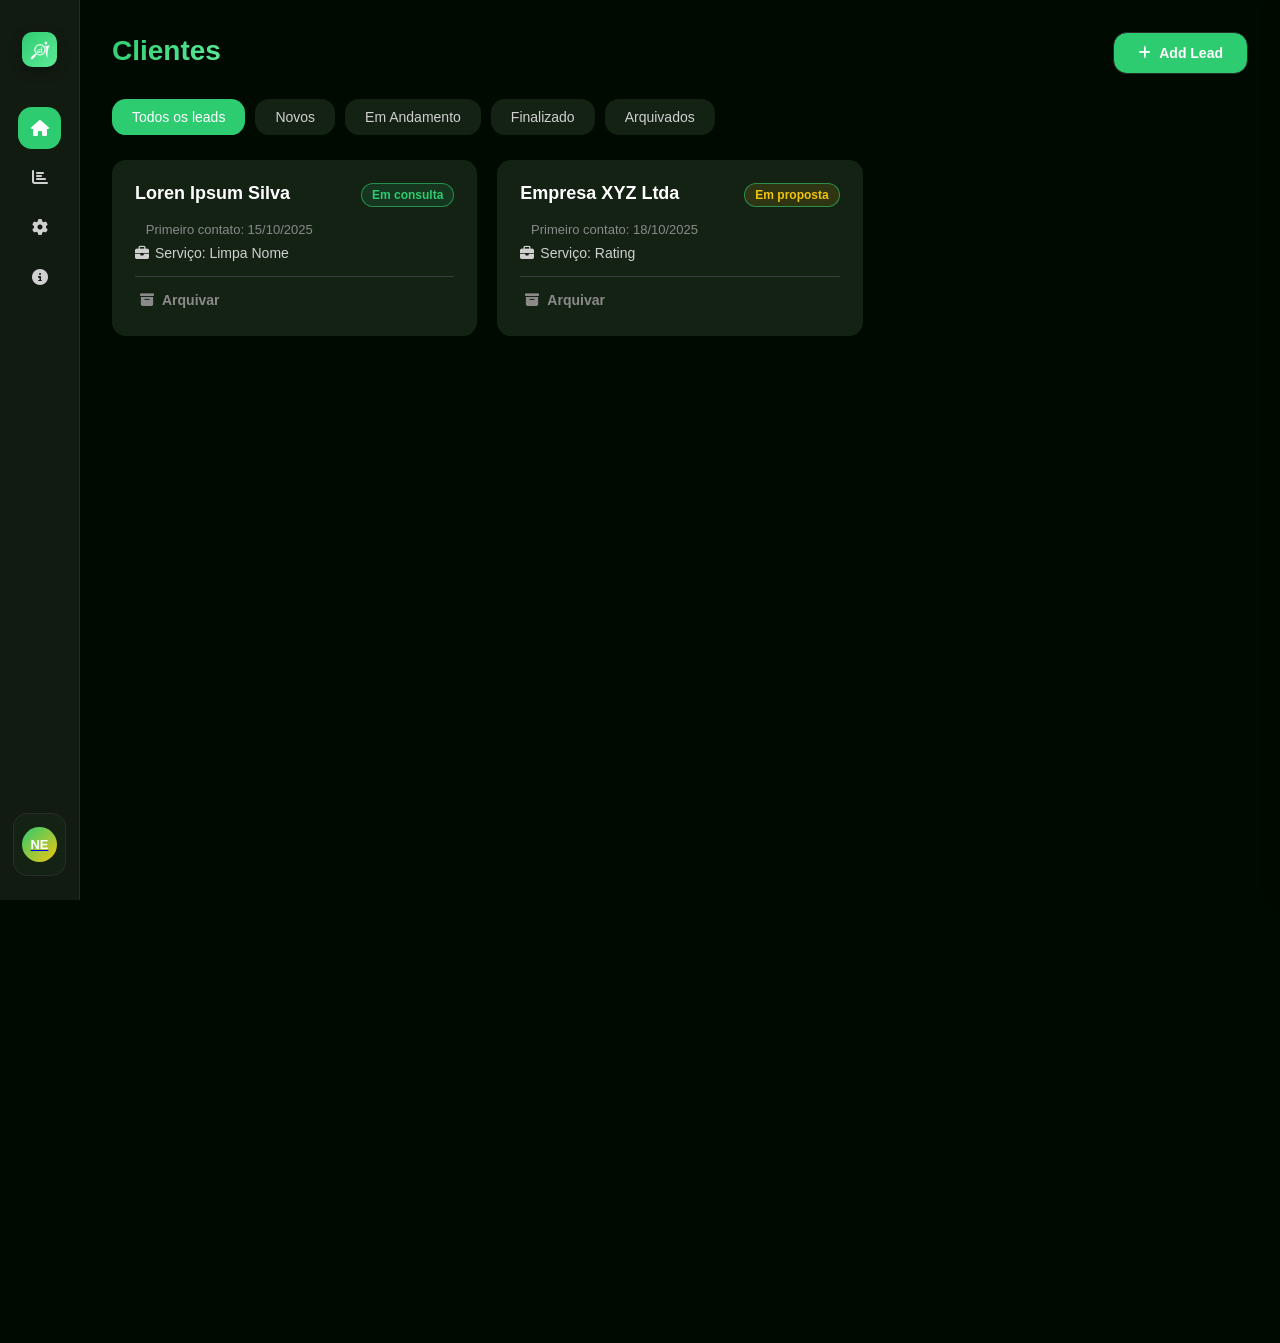
<file: web/index.html>
<!DOCTYPE html>
<html lang="pt-BR">
    <head>
        <meta charset="UTF-8">
        <meta name="viewport" content="width=device-width, initial-scale=1.0">
        <meta http-equiv="refresh" content="0; url=./frontend/public/pages/home.html">
        <title>ConsultaRe</title>
        <link rel="icon" href="../assets/icon.png" type="image/x-icon">
    </head>
    <body>
        <p>Se não redirecionar automaticamente, <a href="./frontend/public/pages/home.html">clique aqui</a>.</p>
    </body>
</html>
</file>
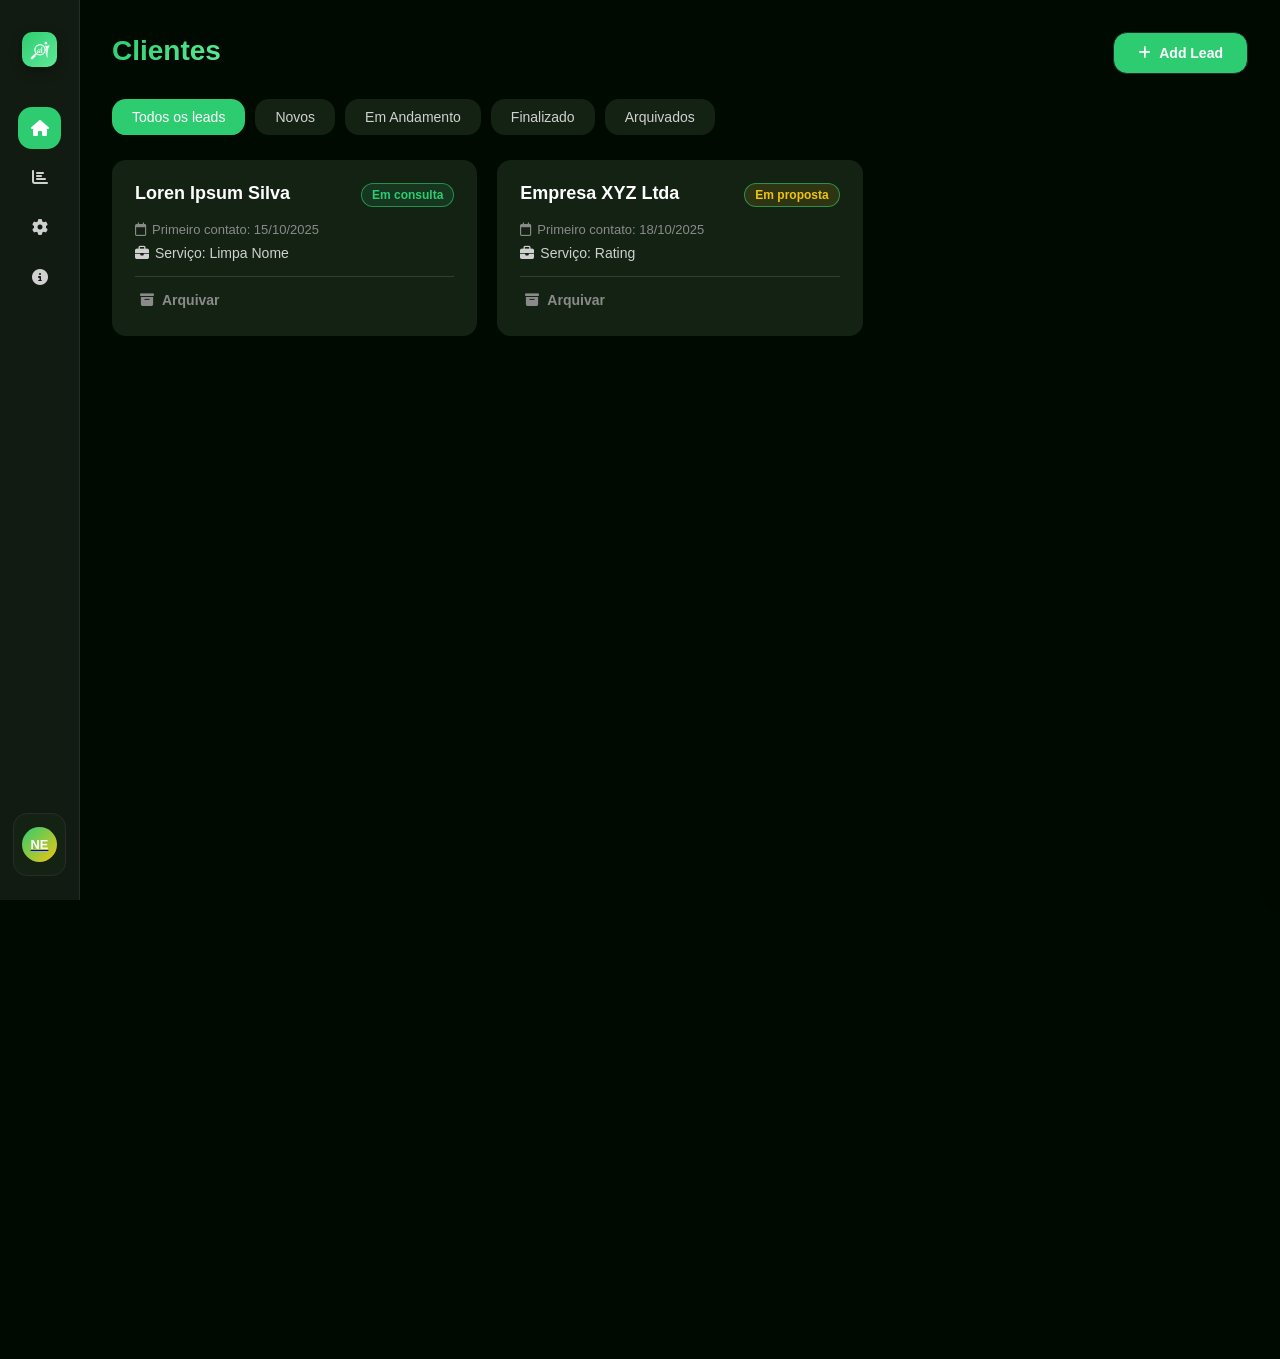
<file: web/frontend/index.html>
<!DOCTYPE html>
<html lang="pt-BR">
    <head>
        <meta charset="UTF-8">
        <meta name="viewport" content="width=device-width, initial-scale=1.0">
        <meta http-equiv="refresh" content="0; url=./public/pages/home.html">
        <title>ConsulTrack</title>
    </head>
    <body>
        <p>Se não redirecionar automaticamente, <a href="./public/pages/home.html">clique aqui</a>.</p>
    </body>
</html>
</file>
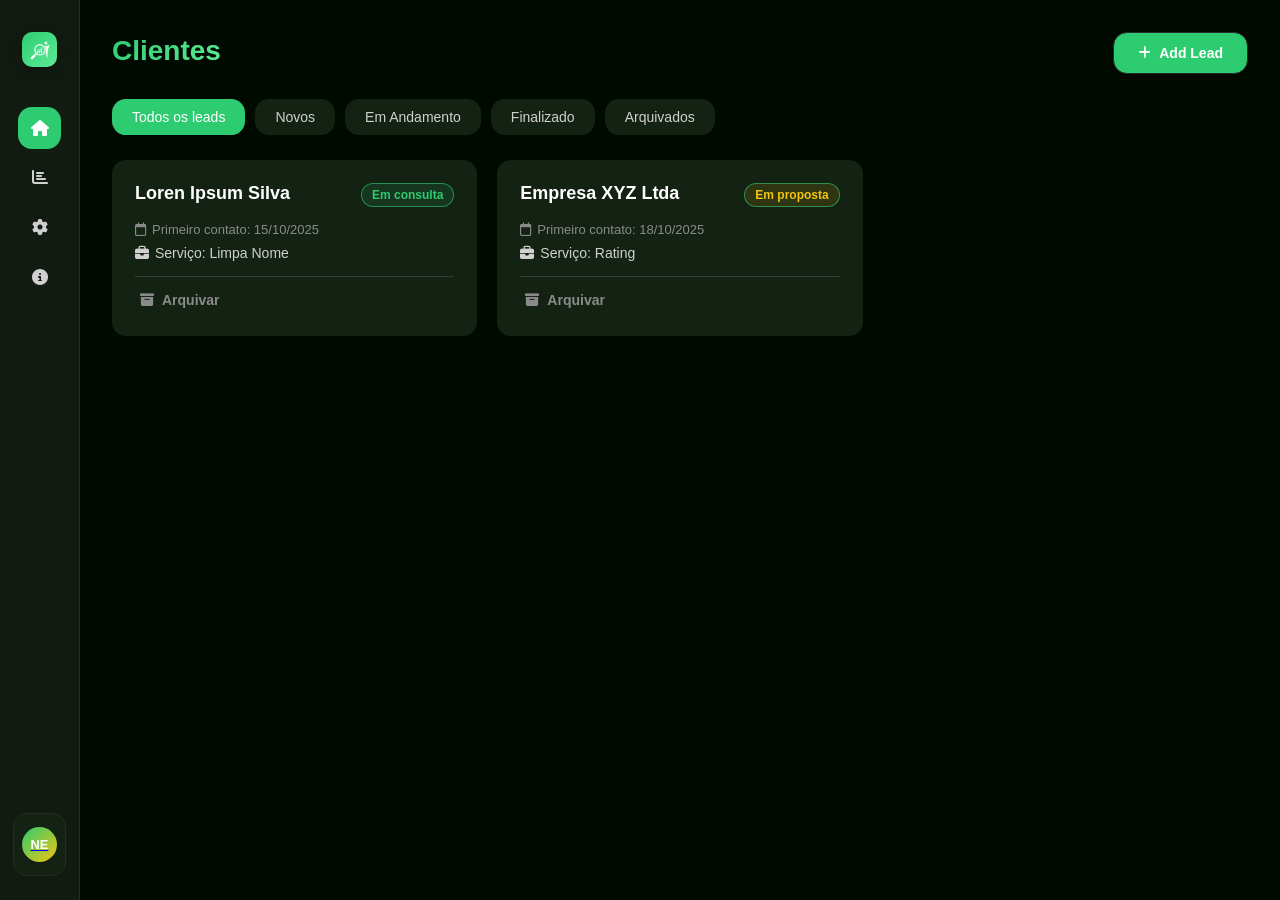
<file: web/frontend/public/index.html>
<!DOCTYPE html>
<html lang="pt-BR">
    <head>
        <meta charset="UTF-8">
        <meta name="viewport" content="width=device-width, initial-scale=1.0">
        <meta http-equiv="refresh" content="0; url=./pages/home.html">
        <title>ConsulTrack</title>
    </head>
    <body>
        <p>Se não redirecionar automaticamente, <a href="./pages/home.html">clique aqui</a>.</p>
    </body>
</html>
</file>
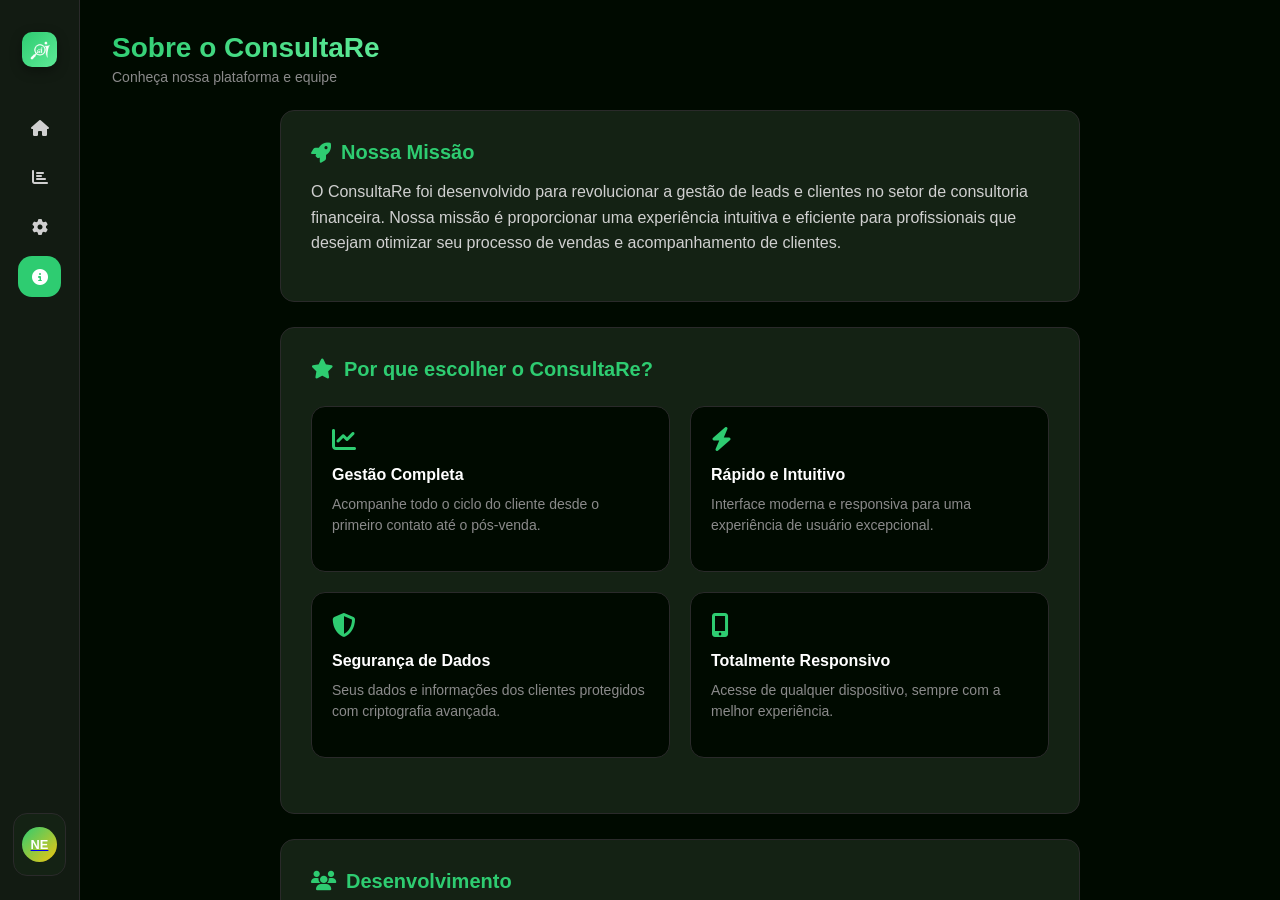
<file: web/frontend/public/pages/about.html>
<!DOCTYPE html>
<html lang="pt-BR">
<head>
    <meta charset="UTF-8">
    <meta name="viewport" content="width=device-width, initial-scale=1.0">
    <title>Sobre - ConsultaRe</title>
    <link rel="icon" href="../assets/icon.png" type="image/x-icon">
    <link rel="stylesheet" href="https://cdnjs.cloudflare.com/ajax/libs/font-awesome/6.4.0/css/all.min.css">
    <link rel="stylesheet" href="../../src/styles/base/layout.css">
    <link rel="stylesheet" href="../../src/styles/base/reset.css">
    <link rel="stylesheet" href="../../src/styles/base/variables.css">
    <link rel="stylesheet" href="../../src/styles/components/button.css">
    <link rel="stylesheet" href="../../src/styles/components/cards.css">
    <link rel="stylesheet" href="../../src/styles/components/header.css">
    <link rel="stylesheet" href="../../src/styles/components/logo.css">
    <link rel="stylesheet" href="../../src/styles/components/modals.css">
    <link rel="stylesheet" href="../../src/styles/components/sidebar.css">
    <link rel="stylesheet" href="../../src/styles/components/toggle-painel.css">
    <link rel="stylesheet" href="../../src/styles/components/utilities.css">
    <link rel="stylesheet" href="../../src/styles/pages/about.css">

</head>
<body>
    <div class="container" id="mainContainer">
        <aside class="sidebar" id="sidebar">
            <div class="logo">
                <div class="logo-icon">
                    <img src="../assets/icon.png" class="icon" alt="ConsultaRe">
                </div>
                <div class="logo-text">
                    <span class="logo-text1">Consulta</span>
                    <span class="logo-text2">Re</span>
                </div>
            </div>
            
            <nav>
                <a href="home.html">
                    <i class="fas fa-home"></i>
                    <span>Home</span>
                </a>
                <a href="analytcs.html">
                    <i class="fas fa-chart-bar"></i>
                    <span>Analytcs</span>
                </a>
                <a href="settings.html">
                    <i class="fas fa-cog"></i>
                    <span>Configurações</span>
                </a>
                <a class="active" href="#">
                    <i class="fas fa-info-circle"></i>
                    <span>Sobre</span>
                </a>
            </nav>
            
            <a href="profile.html">
                <div class="sidebar-profile">
                    <div class="profile-avatar">
                        <span id="sidebarUserInitials"><i class="fas fa-user"></i></span>
                    </div>
                    <div class="profile-info">
                        <div class="profile-name" id="sidebarUserName">Username</div>
                        <div class="profile-role" id="sidebarUserRole">role</div>
                    </div>
                    <button class="profile-menu-btn">
                        <i class="fas fa-ellipsis-v"></i>
                    </button>
                </div>
            </a>
        </aside>

        <main class="content">
            <header>
                <div class="header-left">
                    <h2>Sobre o ConsultaRe</h2>
                    <p>Conheça nossa plataforma e equipe</p>
                </div>
            </header>

            <div class="about-content">
                <div class="about-section">
                    <h3><i class="fas fa-rocket"></i> Nossa Missão</h3>
                    <p>O ConsultaRe foi desenvolvido para revolucionar a gestão de leads e clientes no setor de consultoria financeira. Nossa missão é proporcionar uma experiência intuitiva e eficiente para profissionais que desejam otimizar seu processo de vendas e acompanhamento de clientes.</p>
                </div>

                <div class="about-section">
                    <h3><i class="fas fa-star"></i> Por que escolher o ConsultaRe?</h3>
                    
                    <div class="features-grid">
                        <div class="feature-card">
                            <i class="fas fa-chart-line"></i>
                            <h4>Gestão Completa</h4>
                            <p>Acompanhe todo o ciclo do cliente desde o primeiro contato até o pós-venda.</p>
                        </div>
                        
                        <div class="feature-card">
                            <i class="fas fa-bolt"></i>
                            <h4>Rápido e Intuitivo</h4>
                            <p>Interface moderna e responsiva para uma experiência de usuário excepcional.</p>
                        </div>
                        
                        <div class="feature-card">
                            <i class="fas fa-shield-alt"></i>
                            <h4>Segurança de Dados</h4>
                            <p>Seus dados e informações dos clientes protegidos com criptografia avançada.</p>
                        </div>
                        
                        <div class="feature-card">
                            <i class="fas fa-mobile-alt"></i>
                            <h4>Totalmente Responsivo</h4>
                            <p>Acesse de qualquer dispositivo, sempre com a melhor experiência.</p>
                        </div>
                    </div>
                </div>

                <div class="about-section">
                    <h3><i class="fas fa-users"></i> Desenvolvimento</h3>

                    <div class="team-members">
                        <a href="https://portfolio-snowy-two-20.vercel.app">
                            <div class="team-member">
                                <div class="member-avatar">VL</div>
                                <div class="member-name">Victor Levy</div>
                                <div class="member-role">Full Stack Developer</div>
                                <div class="member-bio">Responsável pelo desenvolvimento e manutenção da plataforma.</div>
                            </div>
                        </a>
                    </div>
                </div>

                <div class="about-section">
                    <h3><i class="fas fa-history"></i>Nossa História</h3>
                    <p>Desenvolvido em 2025, o ConsultaRe nasceu da necessidade de otimizar processos em consultorias financeiras. Observamos que muitos profissionais gastavam tempo excessivo com planilhas e anotações manuais, perdendo oportunidades valiosas de negócio.</p>
                    <p>Desenvolvemos uma solução completa que não apenas organiza informações, mas também fornece insights valiosos para melhorar a taxa de conversão e fidelização de clientes.</p>
                </div>

                <div class="about-section">
                    <h3><i class="fas fa-chart-pie"></i>Sugestão de melhorias</h3>
                    <p>Estamos sempre em busca de aprimorar nossa plataforma. Se você tiver sugestões ou feedbacks, não hesite em nos contatar através do nosso canal de suporte ou e-mail.</p>
                    <form id="suggestionForm">
                        <div class="form-group">
                            <textarea id="suggestion" rows="4" placeholder="Escreva sua sugestão aqui..." required></textarea>
                            <button type="submit" value="Enviar Sugestão" class="btn-primary">
                                Enviar Sugestão
                            </button>
                        </div>
                    </form>
                </div>
            </div>
        </main>
    </div>

    <script type="module" src="../../../frontend/src/main.js"></script>
    <script>
        // Inicialização do sidebar
        const menuToggle = document.getElementById('menuToggle');
        const sidebar = document.getElementById('sidebar');
        const mainContainer = document.getElementById('mainContainer');
        
        let sidebarExpanded = false;

        function toggleSidebar() {
            sidebarExpanded = !sidebarExpanded;
            
            if (sidebarExpanded) {
                sidebar.classList.add('expanded');
                mainContainer.classList.add('sidebar-expanded');
            } else {
                sidebar.classList.remove('expanded');
                mainContainer.classList.remove('sidebar-expanded');
            }
        }

        menuToggle.addEventListener('click', (e) => {
            e.stopPropagation();
            toggleSidebar();
        });

        // Fechar sidebar ao clicar em um link (em dispositivos móveis)
        document.querySelectorAll('.sidebar nav a').forEach(link => {
            link.addEventListener('click', () => {
                if (window.innerWidth <= 768) {
                    sidebar.classList.remove('active');
                }
            });
        });
    </script>
</body>
</html>
</file>
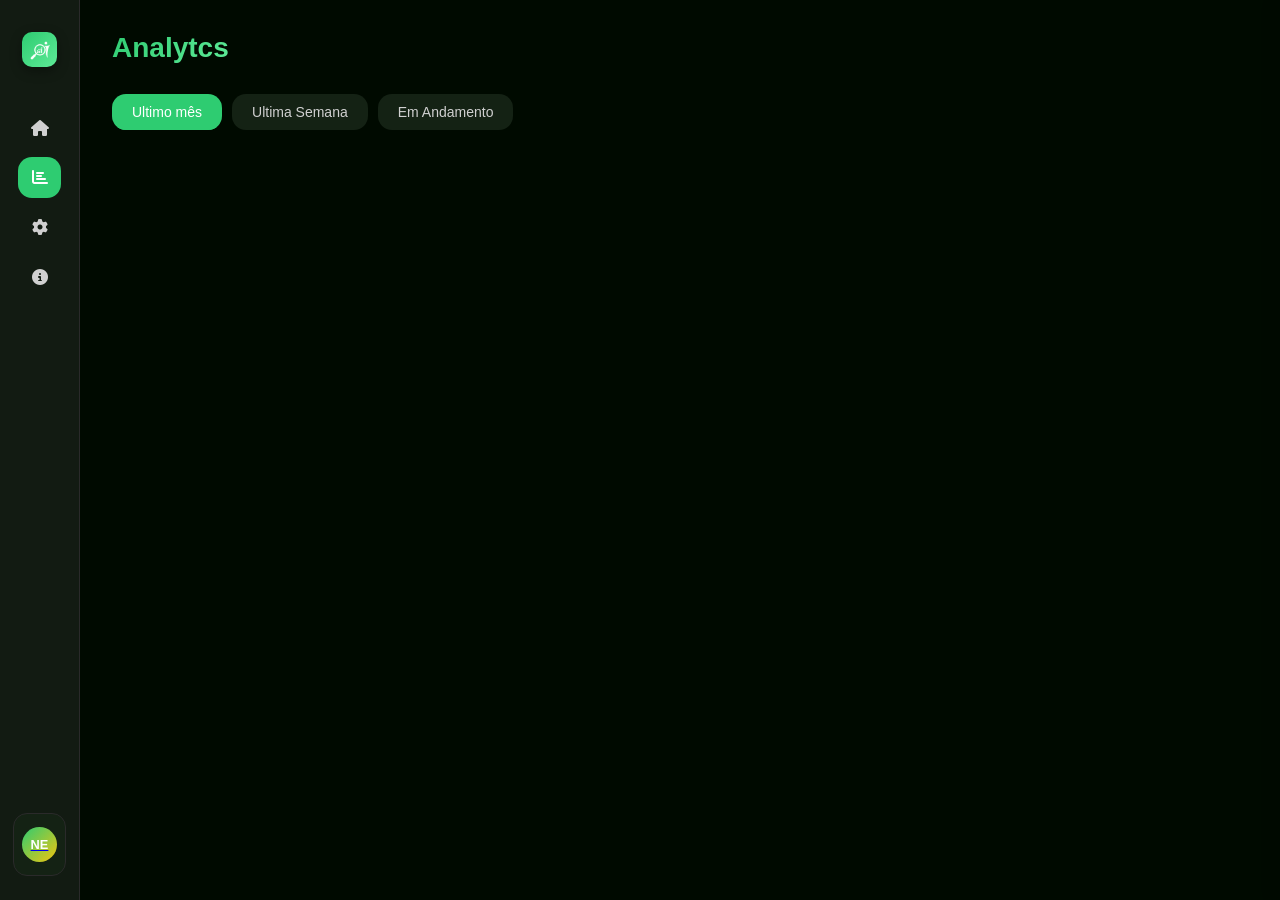
<file: web/frontend/public/pages/analytcs.html>
<!DOCTYPE html>
<html lang="pt-BR">
<head>
    <meta charset="UTF-8">
    <meta name="viewport" content="width=device-width, initial-scale=1.0">
    <title>Analytcs - ConsultaRe</title>
    <link rel="icon" href="../assets/icon.png" type="image/x-icon">
    <link rel="stylesheet" href="https://cdnjs.cloudflare.com/ajax/libs/font-awesome/6.4.0/css/all.min.css">
    <link rel="stylesheet" href="../../src/styles/base/layout.css">
    <link rel="stylesheet" href="../../src/styles/base/reset.css">
    <link rel="stylesheet" href="../../src/styles/base/variables.css">
    <link rel="stylesheet" href="../../src/styles/components/button.css">
    <link rel="stylesheet" href="../../src/styles/components/cards.css">
    <link rel="stylesheet" href="../../src/styles/components/header.css">
    <link rel="stylesheet" href="../../src/styles/components/logo.css">
    <link rel="stylesheet" href="../../src/styles/components/modals.css">
    <link rel="stylesheet" href="../../src/styles/components/sidebar.css">
    <link rel="stylesheet" href="../../src/styles/components/toggle-painel.css">
    <link rel="stylesheet" href="../../src/styles/components/utilities.css">
</head>
<body>
    <div class="container" id="mainContainer">
        <aside class="sidebar" id="sidebar">
            <div class="logo">
                <div class="logo-icon">
                    <img src="../assets/icon.png" class="icon" alt="ConsultaRe">
                </div>
                <div class="logo-text">
                    <span class="logo-text1">Consulta</span>
                    <span class="logo-text2">Re</span>
                </div>
            </div>
            
            <nav>
                <a href="home.html">
                    <i class="fas fa-home"></i>
                    <span>Home</span>
                </a>
                <a class="active" href="#">
                    <i class="fas fa-chart-bar"></i>
                    <span>Analytcs</span>
                </a>
                <a href="settings.html">
                    <i class="fas fa-cog"></i>
                    <span>Configurações</span>
                </a>
                <a href="about.html">
                    <i class="fas fa-info-circle"></i>
                    <span>Sobre</span>
                </a>
            </nav>
            
            <a href="profile.html">
                <div class="sidebar-profile">
                    <div class="profile-avatar">
                        <span id="sidebarUserInitials"><i class="fas fa-user"></i></span>
                    </div>
                    <div class="profile-info">
                        <div class="profile-name" id="sidebarUserName">Username</div>
                        <div class="profile-role" id="sidebarUserRole">role</div>
                    </div>
                    <button class="profile-menu-btn">
                        <i class="fas fa-ellipsis-v"></i>
                    </button>
                </div>
            </a>
        </aside>

        <main class="content">
            <header>
                <div class="header-left">
                    <h2>Analytcs</h2>
                </div>
            </header>

            <div class="tabs">
                <button class="tab active">Ultimo mês</button>
                <button class="tab">Ultima Semana</button>
                <button class="tab">Em Andamento</button>
            </div>
        </main>
    </div>

    <div class="client-details-sidebar" id="clientDetailsSidebar">
        <div class="client-details-header">
            <h3>Detalhes do Cliente</h3>
            <button class="close-sidebar" id="closeClientSidebar">
                <i class="fas fa-times"></i>
            </button>
        </div>
        <div class="client-details-content" id="clientDetailsContent">
        </div>
    </div>

    <div class="sidebar-overlay" id="sidebarOverlay"></div>
    
    <script type="module" src="../../../frontend/src/main.js"></script>
</body>
</html>
</file>
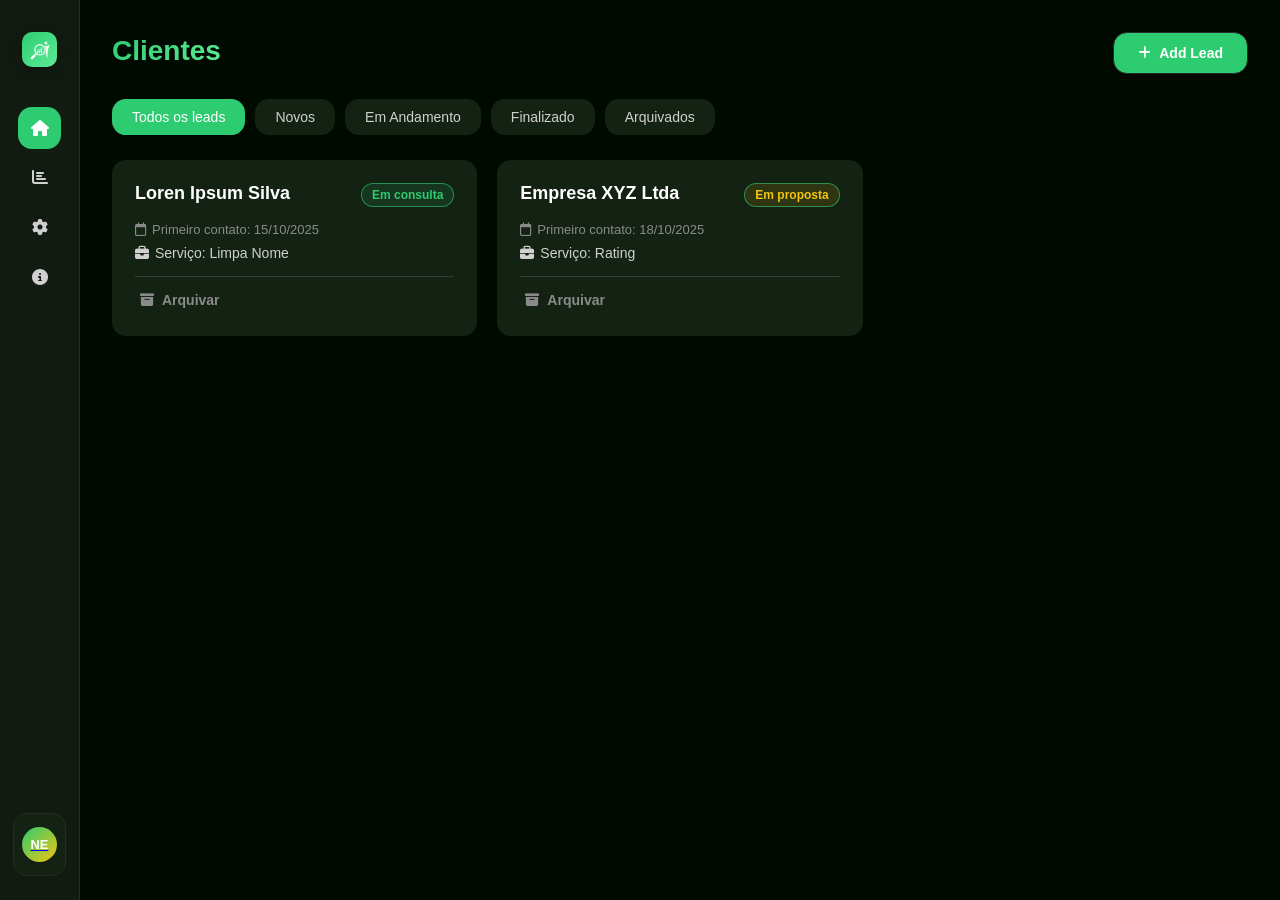
<file: web/frontend/public/pages/home.html>
<!DOCTYPE html>
<html lang="pt-BR">
<head>
    <meta charset="UTF-8">
    <meta name="viewport" content="width=device-width, initial-scale=1.0">
    <title>Home - ConsultaRe</title>
    <link rel="icon" href="../assets/icon.png" type="image/x-icon">
    <link rel="stylesheet" href="https://cdnjs.cloudflare.com/ajax/libs/font-awesome/6.4.0/css/all.min.css">
    <link rel="stylesheet" href="../../src/styles/base/layout.css">
    <link rel="stylesheet" href="../../src/styles/base/reset.css">
    <link rel="stylesheet" href="../../src/styles/base/variables.css">
    <link rel="stylesheet" href="../../src/styles/components/button.css">
    <link rel="stylesheet" href="../../src/styles/components/cards.css">
    <link rel="stylesheet" href="../../src/styles/components/header.css">
    <link rel="stylesheet" href="../../src/styles/components/logo.css">
    <link rel="stylesheet" href="../../src/styles/components/modals.css">
    <link rel="stylesheet" href="../../src/styles/components/sidebar.css">
    <link rel="stylesheet" href="../../src/styles/components/toggle-painel.css">
    <link rel="stylesheet" href="../../src/styles/components/utilities.css">
</head>
<body>
    <div class="container" id="mainContainer">
        <aside class="sidebar" id="sidebar">
            <div class="logo">
                <div class="logo-icon">
                    <img src="../assets/icon.png" class="icon" alt="ConsultaRe">
                </div>
                <div class="logo-text">
                    <span class="logo-text1">Consulta</span>
                    <span class="logo-text2">Re</span>
                </div>
            </div>
            
            <nav>
                <a class="active" href="#">
                    <i class="fas fa-home"></i>
                    <span>Home</span>
                </a>
                <a href="analytcs.html">
                    <i class="fas fa-chart-bar"></i>
                    <span>Analytcs</span>
                </a>
                <a href="settings.html">
                    <i class="fas fa-cog"></i>
                    <span>Configurações</span>
                </a>
                <a href="about.html">
                    <i class="fas fa-info-circle"></i>
                    <span>Sobre</span>
                </a>
            </nav>
            
            <a href="profile.html">
                <div class="sidebar-profile">
                    <div class="profile-avatar">
                        <span id="sidebarUserInitials"><i class="fas fa-user"></i></span>
                    </div>
                    <div class="profile-info">
                        <div class="profile-name" id="sidebarUserName">Username</div>
                        <div class="profile-role" id="sidebarUserRole">role</div>
                    </div>
                    <button class="profile-menu-btn">
                        <i class="fas fa-ellipsis-v"></i>
                    </button>
                </div>
            </a>
        </aside>

        <main class="content">
            <header>
                <div class="header-left">
                    <h2>Clientes</h2>
                </div>
                <button id="addBtn">
                    <i class="fas fa-plus"></i>
                    <span>Add Lead</span>
                </button>
            </header>

            <div class="tabs">
                <button class="tab active">Todos os leads</button>
                <button class="tab">Novos</button>
                <button class="tab">Em Andamento</button>
                <button class="tab">Finalizado</button>
                <button class="tab">Arquivados</button>
            </div>

            <section class="cards" id="clientsGrid">
            </section>
        </main>
    </div>

    <div class="modal" id="addClientModal">
        <div class="modal-content">
            <div class="modal-header">
                <h3>Adicionar Novo Cliente</h3>
                <button class="close-btn" id="closeModal">&times;</button>
            </div>
            <form id="clientForm">
                <div class="form-row">
                    <div class="form-group">
                        <label for="nome">Nome Completo</label>
                        <input type="text" id="nome" required>
                    </div>
                    <div class="form-group">
                        <label for="telefone">Telefone</label>
                        <input type="text" id="telefone" required>
                    </div>
                </div>
                
                <div class="form-row">
                    <div class="form-group">
                        <label for="cpf">CPF</label>
                        <input type="text" id="cpf">
                    </div>
                    <div class="form-group">
                        <label for="cnpj">CNPJ</label>
                        <input type="text" id="cnpj">
                    </div>
                </div>
                
                <div class="form-row">
                    <div class="form-group">
                        <label for="razao_social">Razão Social</label>
                        <input type="text" id="razao_social">
                    </div>
                </div>
                
                <div class="form-row">
                    <div class="form-group">
                        <label for="origem_cliente">Origem do Cliente</label>
                        <select id="origem_cliente" required>
                            <option value="">Selecione</option>
                            <option value="Instagram">Instagram</option>
                            <option value="Facebook">Facebook</option>
                            <option value="Indicação">Indicação</option>
                            <option value="Google">Google</option>
                            <option value="Outro">Outro</option>
                        </select>
                    </div>
                    <div class="form-group">
                        <label for="servico">Serviço</label>
                        <select id="servico" required>
                            <option value="">Selecione</option>
                            <option value="Limpa Nome">Limpa Nome</option>
                            <option value="Rating Comercial">Rating Comercial</option>
                            <option value="Consultoria">Consultoria</option>
                            <option value="Limpa Bacen">Limpa Bacen</option>
                        </select>
                    </div>
                </div>
                
                <div class="form-row">
                    <div class="form-group">
                        <label for="data_inicio_atendimento">Data de Início do Atendimento</label>
                        <input type="date" id="data_inicio_atendimento" required>
                    </div>
                    <div class="form-group">
                        <label for="status">Status</label>
                        <select id="status">
                            <option value="Em consulta">Em consulta</option>
                            <option value="Em proposta">Em proposta</option>
                            <option value="Contratado">Contratado</option>
                            <option value="Pós venda">Pós venda</option>
                            <option value="Finalizado">Finalizado</option>
                        </select>
                    </div>
                </div>
                
                <div class="form-group">
                    <label for="objetivo">Objetivo</label>
                    <textarea id="objetivo" required></textarea>
                </div>
                
                <div class="form-actions">
                    <button type="button" class="cancel-btn" id="cancelAdd">Cancelar</button>
                    <button type="submit">Adicionar Cliente</button>
                </div>
            </form>
        </div>
    </div>

    <div class="client-details-sidebar" id="clientDetailsSidebar">
        <div class="client-details-header">
            <h3>Detalhes do Cliente</h3>
            <div class="header-actions">
                <button class="action-btn edit-client-btn" title="Editar cliente" onclick="enableClientEdit()">
                    <i class="fas fa-edit"></i>
                </button>
                <button class="close-sidebar" id="closeClientSidebar">
                    <i class="fas fa-times"></i>
                </button>
            </div>
        </div>
        <div class="client-details-content" id="clientDetailsContent">
        </div>
    </div>

    <div class="sidebar-overlay" id="sidebarOverlay"></div>

    <script type="module" src="../../../frontend/src/main.js"></script>
</body>
</html>
</file>
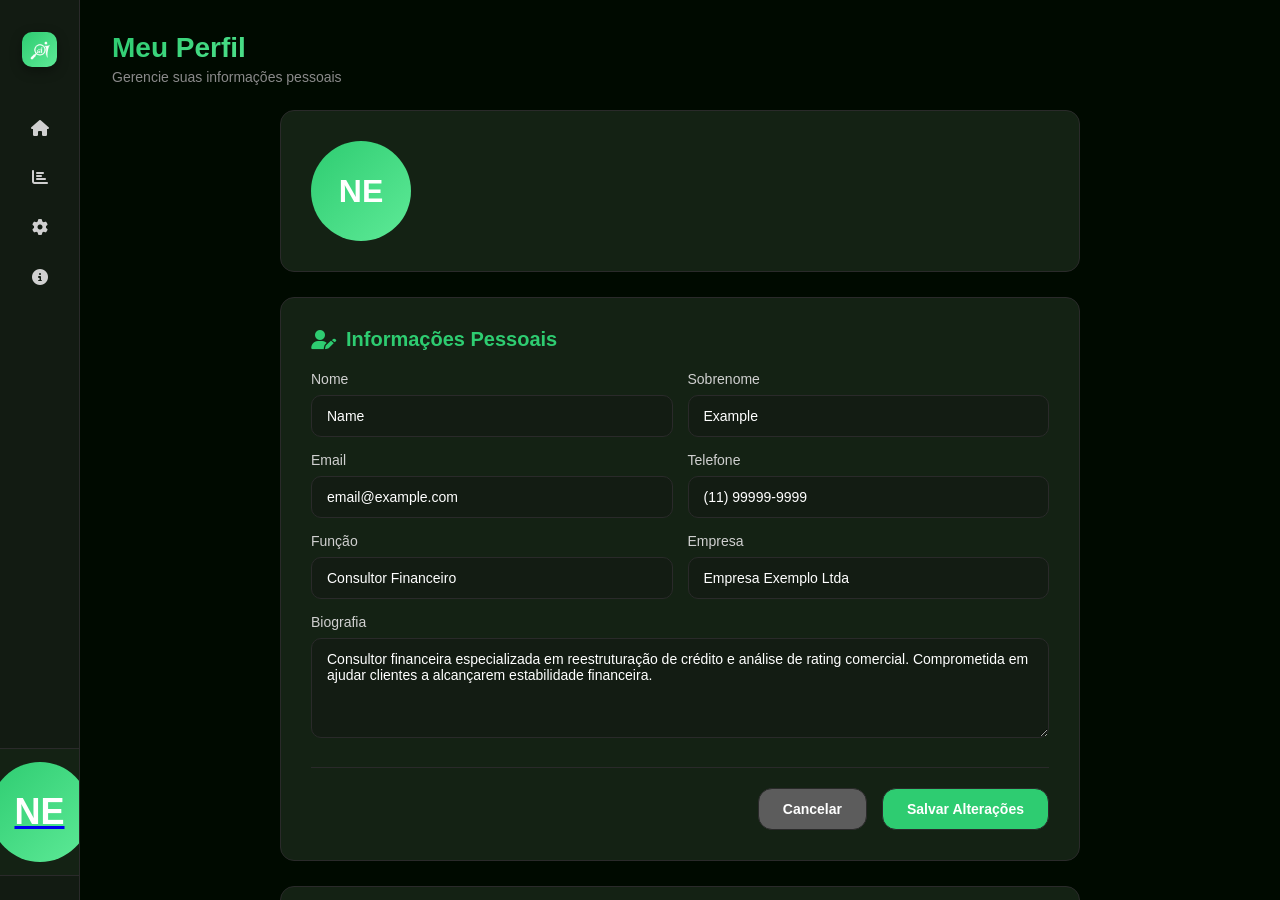
<file: web/frontend/public/pages/profile.html>
<!DOCTYPE html>
<html lang="pt-BR">
<head>
    <meta charset="UTF-8">
    <meta name="viewport" content="width=device-width, initial-scale=1.0">
    <title>Perfil - ConsultaRe</title>
    <link rel="icon" href="../assets/icon.png" type="image/x-icon">
    <link rel="stylesheet" href="https://cdnjs.cloudflare.com/ajax/libs/font-awesome/6.4.0/css/all.min.css">
    <link rel="stylesheet" href="https://cdnjs.cloudflare.com/ajax/libs/font-awesome/6.4.0/css/all.min.css">
    <link rel="stylesheet" href="../../src/styles/base/layout.css">
    <link rel="stylesheet" href="../../src/styles/base/reset.css">
    <link rel="stylesheet" href="../../src/styles/base/variables.css">
    <link rel="stylesheet" href="../../src/styles/components/button.css">
    <link rel="stylesheet" href="../../src/styles/components/cards.css">
    <link rel="stylesheet" href="../../src/styles/components/header.css">
    <link rel="stylesheet" href="../../src/styles/components/logo.css">
    <link rel="stylesheet" href="../../src/styles/components/modals.css">
    <link rel="stylesheet" href="../../src/styles/components/sidebar.css">
    <link rel="stylesheet" href="../../src/styles/components/toggle-painel.css">
    <link rel="stylesheet" href="../../src/styles/components/utilities.css">
    <link rel="stylesheet" href="../../src/styles//pages/profile.css">
</head>
<body>
    <div class="container" id="mainContainer">
        <aside class="sidebar" id="sidebar">
            <div class="logo">
                <div class="logo-icon">
                    <img src="../assets/icon.png" class="icon" alt="ConsultaRe">
                </div>
                <div class="logo-text">
                    <span class="logo-text1">Consulta</span>
                    <span class="logo-text2">Re</span>
                </div>
            </div>
            
            <nav>
                <a href="home.html">
                    <i class="fas fa-home"></i>
                    <span>Home</span>
                </a>
                <a href="analytcs.html">
                    <i class="fas fa-chart-bar"></i>
                    <span>Analytcs</span>
                </a>
                <a href="settings.html">
                    <i class="fas fa-cog"></i>
                    <span>Configurações</span>
                </a>
                <a href="about.html">
                    <i class="fas fa-info-circle"></i>
                    <span>Sobre</span>
                </a>
            </nav>
            
            <a href="profile.html">
                <div class="sidebar-profile">
                    <div class="profile-avatar">
                        <span id="sidebarUserInitials"><i class="fas fa-user"></i></span>
                    </div>
                    <div class="profile-info">
                        <div class="profile-name" id="sidebarUserName">Username</div>
                        <div class="profile-role" id="sidebarUserRole">role</div>
                    </div>
                    <button class="profile-menu-btn">
                        <i class="fas fa-ellipsis-v"></i>
                    </button>
                </div>
            </a>
        </aside>

        <main class="content">
            <header>
                <div class="header-left">
                    <h2>Meu Perfil</h2>
                    <p>Gerencie suas informações pessoais</p>
                </div>
            </header>

            <div class="profile-content">
                <div class="profile-header">
                    <div class="profile-avatar" id="profileAvatar">
                    </div>
                    <div class="profile-info">
                        <div class="profile-name" id="profileName">Carregando...</div>
                        <div class="profile-role" id="profileRole">Carregando...</div>
                        <p style="color: var(--color-text-muted); margin-bottom: 10px;" id="profileBio">Carregando...</p>
                        
                        <div class="profile-stats">
                            <div class="stat">
                                <div class="stat-number" id="totalClients">0</div>
                                <div class="stat-label">Clientes</div>
                            </div>
                            <div class="stat">
                                <div class="stat-number" id="activeClients">0</div>
                                <div class="stat-label">Ativos</div>
                            </div>
                            <div class="stat">
                                <div class="stat-number" id="totalComission">R$ 0</div>
                                <div class="stat-label">Comissão</div>
                            </div>
                        </div>
                    </div>
                </div>

                <div class="profile-section">
                    <h3><i class="fas fa-user-edit"></i> Informações Pessoais</h3>
                    
                    <form id="profileForm">
                        <div class="form-row">
                            <div class="form-group">
                                <label for="firstName">Nome</label>
                                <input type="text" id="firstName" placeholder="Carregando..." required>
                            </div>
                            <div class="form-group">
                                <label for="lastName">Sobrenome</label>
                                <input type="text" id="lastName" placeholder="Carregando..." required>
                            </div>
                        </div>
                        
                        <div class="form-row">
                            <div class="form-group">
                                <label for="email">Email</label>
                                <input type="email" id="email" placeholder="Carregando..." required>
                            </div>
                            <div class="form-group">
                                <label for="phone">Telefone</label>
                                <input type="text" id="phone" placeholder="Carregando..." required>
                            </div>
                        </div>
                        
                        <div class="form-row">
                            <div class="form-group">
                                <label for="role">Função</label>
                                <input type="text" id="role" placeholder="Carregando..." required>
                            </div>
                            <div class="form-group">
                                <label for="enterprise">Empresa</label>
                                <input type="text" id="enterprise" placeholder="Carregando..." required>
                            </div>
                        </div>

                        <div class="form-group">
                            <label for="bio">Biografia</label>
                            <textarea id="bio" rows="4" placeholder="Carregando..."></textarea>
                        </div>
                        
                        <div class="form-actions">
                            <button type="button" class="cancel-btn">Cancelar</button>
                            <button type="submit" class="auth-button">Salvar Alterações</button>
                        </div>
                    </form>
                </div>

                <div class="profile-section">
                    <h3><i class="fas fa-history"></i> Atividade Recente</h3>
                    
                    <ul class="recent-activity" id="recentActivity">
                        <li class="activity-item loading">
                            <div class="activity-icon">
                                <i class="fas fa-spinner fa-spin"></i>
                            </div>
                            <div class="activity-content">
                                <div class="activity-title">Carregando atividades...</div>
                                <div class="activity-description">Aguarde enquanto carregamos suas atividades</div>
                            </div>
                            <div class="activity-time">...</div>
                        </li>
                    </ul>
                </div>
            </div>
        </main>
    </div>

    <script type="module" src="../../../frontend/src/main.js"></script>
</body>
</html>
</file>
<file: web/frontend/src/styles/base/layout.css>
.container {
    display: grid;
    grid-template-columns: 70px auto;
    height: 100vh;
    transition: var(--transition);
}

.container.sidebar-expanded {
    grid-template-columns: 240px auto;
}

.container.with-panel {
    grid-template-columns: 70px auto 320px;
}

.container.sidebar-expanded.with-panel {
    grid-template-columns: 240px auto 320px;
}

.content {
    padding: 30px;
    overflow-y: auto;
    background: var(--color-bg-main);
}

@media (max-width: 1200px) {
    .container.with-panel {
        grid-template-columns: 70px auto;
    }
    
    .container.sidebar-expanded.with-panel {
        grid-template-columns: 240px auto;
    }
}

@media (max-width: 768px) {
    .container {
        grid-template-columns: 1fr;
    }
    
    .container.with-panel {
        grid-template-columns: 1fr;
    }
    
    .container.sidebar-expanded {
        grid-template-columns: 1fr;
    }
    
    .container.sidebar-expanded.with-panel {
        grid-template-columns: 1fr;
    }
    
    .content {
        padding: 20px;
        padding-top: 80px;
    }
}

@media (max-width: 480px) {
    .content {
        padding: 15px;
        padding-top: 70px;
    }
}
</file>
<file: web/frontend/src/styles/base/variables.css>
:root {
    --color-primary: #2ecc71;
    --color-primary-light: #5eea97;
    --color-primary-dark: #239654;

    --color-primary-hover: rgba(46, 204, 113, 0.15);

    --color-bg-main: #000a00;
    --color-bg-soft: #0d170d;
    --color-bg-card: #142214;
    --color-bg-card-hover: #213421;

    --color-bg-sidebar: #121b12;
    --color-bg-input: #131c13;
    --color-bg-modal: #1a291a;

    --color-success: #2ecc71;
    --color-warning: #f1c40f;
    --color-danger: #e74c3c;

    --color-bg-success: rgba(46, 204, 113, 0.12);
    --color-bg-warning: rgba(241, 196, 15, 0.12);
    --color-bg-danger: rgba(231, 76, 60, 0.12);

    --color-text-primary: #ffffff;
    --color-text-secondary: #d0d0d0;
    --color-text-muted: #8a8a8a;

    --color-text-success: #2ecc71;
    --color-text-warning: #f1c40f;
    --color-text-danger: #e74c3c;

    --color-text-disabled: #6f7d6f;

    --color-border: #2a2a2a;
    --color-border-light: #3a3a3a;

    --color-btn-primary: var(--color-primary);
    --color-btn-secondary: #5c5c5c;
    --color-btn-success: var(--color-success);
    --color-btn-danger: var(--color-danger);
    --color-btn-hover: rgba(46, 204, 113, 0.20);

    --shadow: 0 4px 12px rgba(0, 0, 0, 0.35);
    --shadow-lg: 0 8px 28px rgba(0, 0, 0, 0.28);

    --transition: all 0.25s ease;

    --border-radius: 14px;
    --border-radius-sm: 10px;
}
</file>
<file: web/frontend/src/styles/components/button.css>
button {
    background: var(--color-btn-primary);
    padding: 12px 24px;
    border: 1px solid #2a2a2a;
    border-radius: var(--border-radius);
    cursor: pointer;
    color: var(--color-text-primary);
    transition: var(--transition);
    font-weight: 600;
    display: flex;
    align-items: center;
    gap: 8px;
    position: relative;
    justify-content: center;
    overflow: hidden;
    font-size: 14px;
}

button::before {
    content: '';
    position: absolute;
    top: 0;
    left: -100%;
    width: 100%;
    height: 100%;
    background: linear-gradient(90deg, transparent, rgba(255,255,255,0.2), transparent);
}

button:hover::before {
    left: 100%;
}

button:hover {
    background: var(--color-primary-dark);
    transform: translateY(-2px);
    box-shadow: var(--shadow);
}

.cancel-btn {
    background: var(--color-btn-secondary);
}

.cancel-btn:hover {
    background: #666;
}

.edit-details-btn {
    background: transparent;
    color: var(--color-primary);
}

.edit-details-btn:hover {
    background: var(--color-primary-hover);
    transform: scale(1.1);
}

.close-btn {
    color: var(--color-text-primary);
}

.close-btn:hover {
    color: var(--color-primary);
    background: var(--color-primary-hover);
    transform: rotate(90deg);
}

.save-btn {
    background: var(--color-primary);
    color: white;
}

.save-btn:hover {
    background: #357abd;
}

.action-btn {
    color: #ffffff;
}

.action-btn:hover {
    background: #f5f5f5;
    color: #333;
}

.edit-client-btn:hover {
    color: var(--color-primary);
    background: rgba(74, 144, 226, 0.1);
}

.close-details-btn:hover {
    color: #e74c3c;
    background: rgba(231, 76, 60, 0.1);
}
</file>
<file: web/frontend/src/styles/components/cards.css>
.cards {
    display: grid;
    grid-template-columns: repeat(auto-fill, minmax(280px, 1fr));
    gap: 20px;
}

.card {
    background: var(--color-bg-card);
    border-radius: var(--border-radius);
    padding: 22px;
    transition: var(--transition);
    cursor: pointer;
    border: 1px solid transparent;
    display: flex;
    flex-direction: column;
    gap: 15px;
    position: relative;
    overflow: hidden;
}

.card::before {
    content: '';
    position: absolute;
    top: 0;
    left: 0;
    width: 100%;
    height: 4px;
    background: linear-gradient(90deg, var(--color-primary), var(--color-primary-light));
    transform: scaleX(0);
    transform-origin: left;
    transition: var(--transition);
}

.card:hover::before {
    transform: scaleX(1);
}

.card:hover {
    background: var(--color-bg-card-hover);
    transform: translateY(-5px);
    border-color: var(--color-primary);
    box-shadow: var(--shadow-lg);
}

.card-header {
    display: flex;
    justify-content: space-between;
    align-items: flex-start;
}

.client-name {
    font-size: 18px;
    font-weight: 600;
}

.client-status {
    font-size: 12px;
    padding: 4px 10px;
    border-radius: 20px;
    font-weight: 600;
    border: 1px solid rgba(46, 204, 113, 0.6);
    background: rgba(46, 204, 113, 0.15);
    backdrop-filter: blur(6px);
}

.status-new {
    background: var(--color-bg-success);
    color: var(--color-text-success);
}

.status-progress {
    background: var(--color-bg-warning);
    color: var(--color-text-warning);
}

.status-completed {
    background: var(--color-primary-hover);
    color: var(--color-primary);
}

.client-info {
    display: flex;
    flex-direction: column;
    gap: 8px;
}

.client-date {
    font-size: 13px;
    color: var(--color-text-muted);
    display: flex;
    align-items: center;
    gap: 6px;
}

.client-service {
    font-size: 14px;
    color: var(--color-text-secondary);
    display: flex;
    align-items: center;
    gap: 6px;
}

.card-footer {
    display: flex;
    justify-content: space-between;
    align-items: center;
    padding-top: 10px;
    border-top: 1px solid var(--color-border-light);
}

.client-origin {
    font-size: 12px;
    color: var(--color-text-muted);
    display: flex;
    align-items: center;
    gap: 6px;
}

.client-actions {
    display: flex;
    gap: 8px;
}

.action-btn {
    background: transparent;
    border: none;
    color: var(--color-text-muted);
    font-size: 14px;
    padding: 5px;
    border-radius: var(--border-radius-sm);
    transition: var(--transition);
    cursor: pointer;
}

.action-btn:hover {
    background: var(--color-primary-hover);
    color: var(--color-primary);
    transform: none;
}

.empty-state {
    text-align: center;
    padding: 60px 20px;
    color: var(--color-text-muted);
    grid-column: 1 / -1;
}

.empty-state i {
    font-size: 64px;
    margin-bottom: 20px;
    opacity: 0.5;
}

.empty-state h3 {
    font-size: 20px;
    margin-bottom: 10px;
    color: var(--color-text-secondary);
}

.empty-state p {
    font-size: 14px;
}

@media (max-width: 768px) {
    .cards {
        grid-template-columns: 1fr;
    }
}
</file>
<file: web/frontend/src/styles/components/header.css>
header {
    display: flex;
    justify-content: space-between;
    align-items: center;
    margin-bottom: 25px;
}

.header-left h2 {
    font-size: 28px;
    font-weight: 700;
    margin-bottom: 5px;
    background: linear-gradient(135deg, var(--color-primary), var(--color-primary-light));
    -webkit-background-clip: text;
    -webkit-text-fill-color: transparent;
    background-clip: text;
}

.header-left p {
    color: var(--color-text-muted);
    font-size: 14px;
}

.tabs {
    margin-bottom: 25px;
    display: flex;
    gap: 10px;
    flex-wrap: wrap;
}

.tab {
    background: var(--color-bg-card);
    padding: 10px 20px;
    border-radius: var(--border-radius);
    border: none;
    color: var(--color-text-secondary);
    cursor: pointer;
    transition: var(--transition);
    font-weight: 500;
    position: relative;
    overflow: hidden;
}

.tab::after {
    content: '';
    position: absolute;
    bottom: 0;
    left: 50%;
    width: 0;
    height: 3px;
    background: var(--color-primary);
    transition: var(--transition);
    transform: translateX(-50%);
}

.tab.active {
    background: var(--color-primary);
    color: white;
}

.tab.active::after {
    width: 100%;
}

.tab:hover:not(.active) {
    background: var(--color-bg-card-hover);
    transform: translateY(-2px);
}

@media (max-width: 768px) {
    header {
        flex-direction: column;
        align-items: flex-start;
        gap: 15px;
    }
    
    .tabs {
        overflow-x: auto;
        padding-bottom: 10px;
    }
    
    .tab {
        white-space: nowrap;
    }
}
</file>
<file: web/frontend/src/styles/components/logo.css>
.logo {
    font-size: 24px;
    font-weight: 700;
    color: var(--color-text-primary);
    display: flex;
    align-items: center;
    gap: 12px;
    margin-bottom: 50px;
    padding: 8px 12px;
    white-space: nowrap;
    transition: var(--transition);
    border-radius: var(--border-radius);
}

.logo:hover {
    background: var(--color-bg-card);
    transform: translateY(-2px);
}

.logo-icon {
    width: 40px;
    height: 40px;
    border-radius: 10px;
    background: linear-gradient(135deg, var(--color-primary), var(--color-primary-light));
    display: flex;
    align-items: center;
    justify-content: center;
    box-shadow: var(--shadow);
    transition: var(--transition);
    flex-shrink: 0;
}

.logo:hover .logo-icon {
    transform: scale(1.05) rotate(5deg);
    box-shadow: var(--shadow-lg);
}

.logo .icon {
    width: 24px;
    height: 24px;
    border-radius: 4px;
    filter: brightness(0) invert(1);
    transition: var(--transition);
}

.logo-text {
    display: flex;
    align-items: baseline;
    gap: 2px;
    font-size: 20px;
    font-weight: 700;
    line-height: 1;
    transition: all 0.3s ease;
    opacity: 1;
}

.logo-text1 {
    font-weight: 600;
    color: var(--color-text-primary);
    letter-spacing: -0.5px;
}

.logo-text2 {
    font-weight: 800;
    background: linear-gradient(135deg, var(--color-primary), var(--color-primary-light));
    -webkit-background-clip: text;
    -webkit-text-fill-color: transparent;
    background-clip: text;
    letter-spacing: -0.5px;
    position: relative;
}

.logo-text2::after {
    content: '';
    position: absolute;
    top: 0;
    left: 0;
    right: 0;
    bottom: 0;
    background: linear-gradient(135deg, var(--color-primary), var(--color-primary-light));
    -webkit-background-clip: text;
    -webkit-text-fill-color: transparent;
    background-clip: text;
    opacity: 0;
    transition: opacity 0.3s ease;
}

.logo:hover .logo-text2::after {
    opacity: 1;
}

.sidebar:not(:hover) .logo {
    justify-content: center;
    padding: 8px;
    gap: 0;
}

.sidebar:not(:hover) .logo-text {
    opacity: 0;
    width: 0;
    overflow: hidden;
    gap: 0;
}

.sidebar:not(:hover) .logo-icon {
    width: 35px;
    height: 35px;
    margin: 0;
}

.sidebar:not(:hover) .logo .icon {
    width: 20px;
    height: 20px;
}

.sidebar:hover .logo {
    justify-content: flex-start;
    padding: 8px 12px;
    gap: 12px;
}

.sidebar:hover .logo-text {
    opacity: 1;
    width: auto;
    gap: 2px;
}

.sidebar:hover .logo-icon {
    width: 40px;
    height: 40px;
}

.sidebar:hover .logo .icon {
    width: 24px;
    height: 24px;
}

@media (max-width: 768px) {
    .logo {
        justify-content: flex-start;
        padding: 8px 12px;
        gap: 12px;
    }
    
    .logo-text {
        opacity: 1;
        width: auto;
        gap: 2px;
    }
    
    .logo-icon {
        width: 40px;
        height: 40px;
    }
    
    .logo .icon {
        width: 24px;
        height: 24px;
    }
    
    .sidebar:not(:hover) .logo {
        justify-content: flex-start;
        padding: 8px 12px;
        gap: 12px;
    }
    
    .sidebar:not(:hover) .logo-text {
        opacity: 1;
        width: auto;
        gap: 2px;
    }
}
</file>
<file: web/frontend/src/styles/components/modals.css>
.modal {
    display: none;
    position: fixed;
    top: 0;
    left: 0;
    width: 100%;
    height: 100%;
    background-color: rgba(0, 0, 0, 0.7);
    z-index: 1000;
    justify-content: center;
    align-items: center;
    backdrop-filter: blur(5px);
}

.modal-content {
    background: var(--color-bg-modal);
    padding: 30px;
    border-radius: var(--border-radius);
    width: 600px;
    max-width: 90%;
    max-height: 90vh;
    overflow-y: auto;
    box-shadow: var(--shadow-lg);
    animation: modalFadeIn 0.3s ease;
    border: 1px solid var(--color-border);
}

@keyframes modalFadeIn {
    from { 
        opacity: 0; 
        transform: scale(0.9) translateY(-20px); 
    }
    to { 
        opacity: 1; 
        transform: scale(1) translateY(0); 
    }
}

.modal-header {
    display: flex;
    justify-content: space-between;
    align-items: center;
    margin-bottom: 25px;
    padding-bottom: 15px;
    border-bottom: 1px solid var(--color-border);
}

.modal-header h3 {
    color: var(--color-primary);
    font-size: 22px;
}

.form-row {
    display: grid;
    grid-template-columns: 1fr 1fr;
    gap: 15px;
}

.form-group {
    margin-bottom: 15px;
}

.form-group label {
    display: block;
    margin-bottom: 8px;
    font-size: 14px;
    color: var(--color-text-secondary);
    font-weight: 500;
}

.form-group input,
.form-group select,
.form-group textarea {
    width: 100%;
    padding: 12px 15px;
    border-radius: var(--border-radius-sm);
    border: 1px solid var(--color-border);
    background: var(--color-bg-input);
    color: var(--color-text-primary);
    transition: var(--transition);
    font-size: 14px;
}

.form-group input:focus,
.form-group select:focus,
.form-group textarea:focus {
    outline: none;
    border-color: var(--color-primary);
    box-shadow: 0 0 0 2px rgba(122, 92, 255, 0.2);
}

.form-group textarea {
    resize: vertical;
    min-height: 100px;
    font-family: inherit;
}

.form-actions {
    display: flex;
    justify-content: flex-end;
    gap: 15px;
    margin-top: 25px;
    padding-top: 20px;
    border-top: 1px solid var(--color-border);
}

.checkbox-group {
    display: flex;
    flex-direction: column;
    gap: 10px;
    margin-top: 10px;
}

.checkbox-item {
    display: flex;
    align-items: center;
    gap: 10px;
}

.checkbox-item input[type="checkbox"] {
    width: 18px;
    height: 18px;
    accent-color: var(--color-primary);
}

.checkbox-item label {
    color: var(--color-text-secondary);
    font-size: 14px;
    cursor: pointer;
    margin-bottom: 0;
}

#editDetailsModal .modal-content {
    max-width: 500px;
}

#editDetailsModal .form-group {
    margin-bottom: 20px;
}

#editDetailsModal .form-group label {
    font-weight: 600;
    color: var(--color-text-primary);
    margin-bottom: 8px;
}

#editDetailsModal select {
    width: 100%;
    padding: 12px 15px;
    border-radius: var(--border-radius-sm);
    border: 1px solid var(--color-border);
    background: var(--color-bg-input);
    color: var(--color-text-primary);
    font-size: 14px;
}

#editDetailsModal select:focus {
    outline: none;
    border-color: var(--color-primary);
    box-shadow: 0 0 0 2px rgba(122, 92, 255, 0.2);
}

@media (max-width: 768px) {
    .form-row {
        grid-template-columns: 1fr;
    }
}

@media (max-width: 480px) {
    .modal-content {
        padding: 20px;
    }
    
    .form-actions {
        flex-direction: column;
    }
}
</file>
<file: web/frontend/src/styles/components/sidebar.css>
.sidebar {
    background: var(--color-bg-sidebar);
    padding: 1.5rem;
    border-right: 1px solid var(--color-border);
    transition: all 0.3s ease;
    display: flex;
    flex-direction: column;
    height: 100vh;
    position: fixed;
    left: 0;
    top: 0;
    z-index: 1000;
    overflow-y: auto;
    width: 80px;
    padding: 1.5rem 0.8rem;
    align-items: center;
}

.sidebar:hover {
    width: 250px;
    padding: 1.5rem;
    align-items: stretch;
}

.sidebar:hover .logo {
    justify-content: flex-start;
    gap: 0.8rem;
}

.sidebar:hover .logo_text1,
.sidebar:hover .logo_text2 {
    display: inline;
}

.sidebar:hover nav a {
    justify-content: flex-start;
    padding: 0.8rem 1rem;
}

.sidebar:hover nav a span {
    display: inline;
}

.sidebar:hover .sidebar-profile {
    justify-content: flex-start;
    padding: 1rem;
    flex-direction: row;
}

.sidebar:hover .profile-info {
    display: block;
}

.sidebar:hover .profile-menu-btn {
    display: flex;
}

.container {
    display: flex;
    min-height: 100vh;
}

.content {
    flex: 1;
    padding: 2rem;
    margin-left: 80px;
    transition: margin-left 0.3s ease;
    min-height: 100vh;
}

.sidebar:hover ~ .content {
    margin-left: 250px;
}

.logo {
    display: flex;
    align-items: center;
    gap: 0;
    margin-bottom: 2rem;
    padding: 0.5rem;
    border-radius: var(--border-radius);
    transition: all 0.3s ease;
    justify-content: center;
}

.logo_text1,
.logo_text2 {
    display: none;
}

.sidebar nav {
    display: flex;
    flex-direction: column;
    gap: 0.5rem;
    flex: 1;
}

.sidebar nav a {
    display: flex;
    align-items: center;
    gap: 0.8rem;
    padding: 0.8rem;
    color: var(--color-text-secondary);
    text-decoration: none;
    border-radius: var(--border-radius);
    transition: all 0.3s ease;
    white-space: nowrap;
    justify-content: center;
}

.sidebar nav a span {
    display: none;
}

.sidebar nav a:hover {
    background: var(--color-bg-card);
    color: var(--color-text-primary);
}

.sidebar nav a.active {
    background: var(--color-primary);
    color: white;
}

.sidebar-profile {
    margin-top: auto;
    padding: 0.8rem 0.5rem;
    background: var(--color-bg-card);
    border-radius: var(--border-radius);
    border: 1px solid var(--color-border);
    display: flex;
    align-items: center;
    gap: 0.5rem;
    transition: all 0.3s ease;
    cursor: pointer;
    flex-direction: column;
    justify-content: center;
}

.profile-avatar {
    width: 35px;
    height: 35px;
    border-radius: 50%;
    background: linear-gradient(135deg, var(--color-primary), #9d8aff);
    display: flex;
    align-items: center;
    justify-content: center;
    font-size: 0.8rem;
    font-weight: bold;
    color: white;
    flex-shrink: 0;
}

.profile-info {
    display: none;
    flex: 1;
    min-width: 0;
    transition: all 0.3s ease;
}

.profile-name {
    font-size: 0.9rem;
    font-weight: 600;
    color: var(--color-text-primary);
    white-space: nowrap;
    overflow: hidden;
    text-overflow: ellipsis;
    margin-bottom: 0.2rem;
}

.profile-role {
    font-size: 0.75rem;
    color: var(--color-text-secondary);
    white-space: nowrap;
    overflow: hidden;
    text-overflow: ellipsis;
}

.profile-menu-btn {
    display: none;
    background: none;
    border: none;
    color: var(--color-text-secondary);
    cursor: pointer;
    padding: 0.3rem;
    border-radius: var(--border-radius-sm);
    transition: all 0.3s ease;
    opacity: 1;
    align-items: center;
    justify-content: center;
}

.profile-menu-btn:hover {
    background: var(--color-bg-hover);
    color: var(--color-text-primary);
}

.sidebar-profile:hover {
    background: var(--color-bg-card-hover);
    transform: translateY(-1px);
    box-shadow: var(--shadow);
}

.menu-toggle {
    display: none;
}

@media (max-width: 768px) {
    .sidebar {
        width: 100%;
        transform: translateX(-100%);
        z-index: 1000;
        padding: 1.5rem;
        align-items: stretch;
    }
    
    .sidebar.active {
        transform: translateX(0);
    }
    
    .sidebar:hover {
        width: 100%;
        padding: 1.5rem;
    }
    
    .content {
        margin-left: 0 !important;
        width: 100%;
    }
    
    .sidebar:hover ~ .content {
        margin-left: 0 !important;
    }
    
    .logo {
        justify-content: flex-start;
        gap: 0.8rem;
    }
    
    .logo_text1,
    .logo_text2 {
        display: inline;
    }
    
    .sidebar nav a {
        justify-content: flex-start;
        padding: 0.8rem 1rem;
    }
    
    .sidebar nav a span {
        display: inline;
    }
    
    .sidebar-profile {
        flex-direction: row;
        justify-content: flex-start;
        padding: 1rem;
    }
    
    .profile-info {
        display: block;
    }
    
    .profile-menu-btn {
        display: flex;
    }
}

@media (max-width: 480px) {
    .sidebar {
        padding: 1rem;
    }
    
    .sidebar:hover {
        padding: 1rem;
    }
    
    .content {
        padding: 1rem;
    }
}

body {
    overflow-x: hidden;
}

.container {
    overflow-x: hidden;
}

.content {
    overflow-x: hidden;
}
</file>
<file: web/frontend/src/styles/components/toggle-painel.css>
.sidebar-profile {
    margin-top: auto;
    padding: 0.8rem 0.5rem;
    background: var(--color-bg-card);
    border-radius: var(--border-radius);
    border: 1px solid var(--color-border);
    display: flex;
    align-items: center;
    gap: 0.5rem;
    transition: all 0.3s ease;
    cursor: pointer;
    flex-direction: column;
    justify-content: center;
}

.sidebar:hover .sidebar-profile {
    flex-direction: row;
    justify-content: flex-start;
    padding: 1rem;
    gap: 0.8rem;
}

.profile-avatar {
    width: 35px;
    height: 35px;
    border-radius: 50%;
    background: linear-gradient(135deg, var(--color-primary), var(--color-warning));
    display: flex;
    align-items: center;
    justify-content: center;
    font-size: 0.8rem;
    font-weight: bold;
    color: white;
    flex-shrink: 0;
    transition: all 0.3s ease;
}

.sidebar:hover .profile-avatar {
    width: 40px;
    height: 40px;
    font-size: 0.9rem;
}

.profile-info {
    display: none;
    flex: 1;
    min-width: 0;
    transition: all 0.3s ease;
}

.sidebar:hover .profile-info {
    display: block;
    animation: fadeIn 0.3s ease;
}

@keyframes fadeIn {
    from {
        opacity: 0;
        transform: translateX(-10px);
    }
    to {
        opacity: 1;
        transform: translateX(0);
    }
}

.details-header {
    display: flex;
    justify-content: space-between;
    align-items: center;
    margin-bottom: 20px;
}

.header-actions {
    display: flex;
    gap: 10px;
    align-items: center;
    margin-left: auto;
}

.detail-input {
    width: 100%;
    padding: 8px 12px;
    border: 1px solid #ddd;
    border-radius: 4px;
    font-size: 14px;
    display: none;
}

.detail-input:focus {
    outline: none;
    border-color: var(--color-primary);
    box-shadow: 0 0 0 2px rgba(74, 144, 226, 0.1);
}

.edit-actions {
    display: flex;
    justify-content: flex-end;
    gap: 10px;
    margin-top: 20px;
    padding-top: 15px;
    border-top: 1px solid #eee;
}

.status-emconsulta {
    background: #3498db;
    color: white;
}

.status-emproposta {
    background: #f39c12;
    color: white;
}

.status-contratado {
    background: #9b59b6;
    color: white;
}

.status-pósvenda {
    background: #2ecc71;
    color: white;
}

.status-finalizado {
    background: #27ae60;
    color: white;
}

.pos-venda-grid {
    display: grid;
    grid-template-columns: repeat(auto-fit, minmax(200px, 1fr));
    gap: 10px;
    margin-top: 10px;
}

.pos-venda-item {
    display: flex;
    align-items: center;
    gap: 8px;
    padding: 10px;
    border-radius: 4px;
    font-size: 14px;
}

.pos-venda-item.checked {
    background: #d4edda;
    color: #155724;
    border: 1px solid #c3e6cb;
}

.pos-venda-item.unchecked {
    background: #f8d7da;
    color: #721c24;
    border: 1px solid #f5c6cb;
}

.pos-venda-item i {
    font-size: 12px;
}

.profile-name {
    font-size: 0.9rem;
    font-weight: 600;
    color: var(--color-text-primary);
    white-space: nowrap;
    overflow: hidden;
    text-overflow: ellipsis;
    margin-bottom: 0.2rem;
}

.profile-role {
    font-size: 0.75rem;
    color: var(--color-text-secondary);
    white-space: nowrap;
    overflow: hidden;
    text-overflow: ellipsis;
}

.profile-menu-btn {
    display: none;
    background: none;
    border: none;
    color: var(--color-text-secondary);
    cursor: pointer;
    padding: 0.3rem;
    border-radius: var(--border-radius-sm);
    transition: all 0.3s ease;
    opacity: 1;
    align-items: center;
    justify-content: center;
}

.sidebar:hover .profile-menu-btn {
    display: flex;
}

.profile-menu-btn:hover {
    background: var(--color-bg-hover);
    color: var(--color-text-primary);
}

.sidebar-profile:hover {
    background: var(--color-bg-card-hover);
    transform: translateY(-1px);
    box-shadow: var(--shadow);
}

.client-details-sidebar {
    position: fixed;
    top: 0;
    right: -400px;
    width: 400px;
    height: 100vh;
    background: var(--color-bg-sidebar);
    border-left: 1px solid var(--color-border);
    box-shadow: -5px 0 15px rgba(0, 0, 0, 0.1);
    transition: right 0.3s ease;
    z-index: 1001;
    display: flex;
    flex-direction: column;
}

.client-details-sidebar.active {
    right: 0;
}

.client-details-header {
    padding: 1.5rem;
    border-bottom: 1px solid var(--color-border);
    display: flex;
    justify-content: space-between;
    align-items: center;
    background: var(--color-bg-card);
}

.client-details-header h3 {
    margin: 0;
    color: var(--color-text-primary);
    font-size: 1.25rem;
    font-weight: 600;
}

.close-sidebar {
    background: none;
    border: none;
    font-size: 1.5rem;
    color: var(--color-text-secondary);
    cursor: pointer;
    padding: 0.5rem;
    border-radius: var(--border-radius);
    transition: all 0.3s ease;
}

.close-sidebar:hover {
    background: var(--color-bg-hover);
    color: var(--color-text-primary);
}

.client-details-content {
    flex: 1;
    overflow-y: auto;
    padding: 1.5rem;
}

.details-section {
    margin-bottom: 2rem;
    background: var(--color-bg-card);
    border-radius: var(--border-radius);
    border: 1px solid var(--color-border);
    overflow: hidden;
}

.section-header {
    background: var(--color-primary);
    color: white;
    padding: 1rem 1.5rem;
    font-weight: 600;
    font-size: 1rem;
}

.section-content {
    padding: 1.5rem;
}

.detail-row {
    display: flex;
    justify-content: space-between;
    align-items: flex-start;
    margin-bottom: 1rem;
    padding-bottom: 1rem;
    border-bottom: 1px solid var(--color-border-light);
}

.detail-row:last-child {
    margin-bottom: 0;
    padding-bottom: 0;
    border-bottom: none;
}

.detail-label {
    font-weight: 600;
    color: var(--color-text-primary);
    font-size: 0.9rem;
    flex: 1;
}

.detail-value {
    color: var(--color-text-secondary);
    font-size: 0.9rem;
    flex: 1;
    text-align: right;
}

.detail-value.none {
    color: var(--color-text-disabled);
    font-style: italic;
}

.status-badge {
    padding: 0.25rem 0.75rem;
    border-radius: 20px;
    font-size: 0.8rem;
    font-weight: 600;
    text-transform: uppercase;
}

.status-badge.novo {
    background: var(--color-bg-success);
    color: var(--color-text-success);
}

.status-badge.andamento {
    background: var(--color-bg-warning);
    color: var(--color-text-warning);
}

.status-badge.concluido {
    background: var(--color-bg-primary);
    color: var(--color-text-primary);
}

.payment-info {
    display: flex;
    flex-direction: column;
    gap: 0.5rem;
}

.pos-venda-grid {
    display: grid;
    grid-template-columns: 1fr 1fr;
    gap: 1rem;
}

.pos-venda-item {
    display: flex;
    align-items: center;
    gap: 0.5rem;
    padding: 0.75rem;
    background: var(--color-bg-hover);
    border-radius: var(--border-radius);
    font-size: 0.9rem;
}

.pos-venda-item i {
    width: 16px;
    text-align: center;
}

.pos-venda-item.checked {
    background: var(--color-bg-success);
    color: var(--color-text-success);
}

.pos-venda-item.unchecked {
    background: var(--color-bg-danger);
    color: var(--color-text-danger);
}

.sidebar-overlay {
    position: fixed;
    top: 0;
    left: 0;
    width: 100%;
    height: 100%;
    background: rgba(0, 0, 0, 0.5);
    z-index: 1000;
    opacity: 0;
    visibility: hidden;
    transition: all 0.3s ease;
}

.sidebar-overlay.active {
    opacity: 1;
    visibility: visible;
}

.container.with-client-sidebar .content {
    margin-right: 400px;
    transition: margin-right 0.3s ease;
}

@media (max-width: 768px) {
    .client-details-sidebar {
        width: 100%;
        right: -100%;
    }
    
    .container.with-client-sidebar .content {
        margin-right: 0;
    }
}

@media (max-width: 768px) {
    .sidebar-profile {
        padding: 0.8rem;
        flex-direction: row;
        justify-content: flex-start;
        gap: 0.8rem;
    }
    
    .profile-info {
        display: block;
    }
    
    .profile-menu-btn {
        display: flex;
    }
    
    .profile-avatar {
        width: 35px;
        height: 35px;
        font-size: 0.8rem;
    }
    
    .profile-name {
        font-size: 0.8rem;
    }
    
    .profile-role {
        font-size: 0.7rem;
    }
    
    .sidebar .sidebar-profile {
        flex-direction: row;
        justify-content: flex-start;
        padding: 1rem;
        gap: 0.8rem;
    }
    
    .sidebar .profile-info {
        display: block;
    }
    
    .sidebar .profile-menu-btn {
        display: flex;
    }
    
    .sidebar .profile-avatar {
        width: 40px;
        height: 40px;
        font-size: 0.9rem;
    }
}
</file>
<file: web/frontend/src/styles/components/utilities.css>
.badge {
    display: inline-block;
    padding: 4px 10px;
    border-radius: 20px;
    font-size: 11px;
    font-weight: 600;
    text-transform: uppercase;
    letter-spacing: 0.5px;
}

.badge-success {
    background: var(--color-bg-success);
    color: var(--color-text-success);
    border: 1px solid var(--color-text-success);
}

.badge-warning {
    background: var(--color-bg-warning);
    color: var(--color-text-warning);
    border: 1px solid var(--color-text-warning);
}

.badge-primary {
    background: var(--color-primary-hover);
    color: var(--color-primary);
    border: 1px solid var(--color-primary);
}

.text-success {
    color: var(--color-text-success);
}

.text-warning {
    color: var(--color-text-warning);
}

.text-danger {
    color: var(--color-text-danger);
}

.full-width {
    grid-column: 1 / -1;
}
</file>
<file: web/frontend/src/styles/pages/about.css>
.about-content {
    max-width: 800px;
    margin: 0 auto;
}

.about-section {
    background: var(--color-bg-card);
    border-radius: var(--border-radius);
    padding: 30px;
    margin-bottom: 25px;
    border: 1px solid var(--color-border);
}

.about-section h3 {
    color: var(--color-primary);
    margin-bottom: 15px;
    font-size: 20px;
    display: flex;
    align-items: center;
    gap: 10px;
}

.about-section p {
    color: var(--color-text-secondary);
    line-height: 1.6;
    margin-bottom: 15px;
}

.features-grid {
    display: grid;
    grid-template-columns: repeat(auto-fit, minmax(250px, 1fr));
    gap: 20px;
    margin: 25px 0;
}

.feature-card {
    background: var(--color-bg-main);
    border-radius: var(--border-radius);
    padding: 20px;
    border: 1px solid var(--color-border);
    transition: var(--transition);
}

.feature-card:hover {
    transform: translateY(-5px);
    border-color: var(--color-primary);
}

.feature-card i {
    font-size: 24px;
    color: var(--color-primary);
    margin-bottom: 15px;
}

.feature-card h4 {
    color: var(--color-text-primary);
    margin-bottom: 10px;
    font-size: 16px;
}

.feature-card p {
    color: var(--color-text-muted);
    font-size: 14px;
    line-height: 1.5;
}

.team-members {
    display: grid;
    grid-template-columns: repeat(auto-fit, minmax(200px, 1fr));
    gap: 20px;
    margin-top: 25px;
}

.team-members a {
    text-decoration: none;
}

.team-member {
    text-align: center;
    padding: 20px;
}

.member-avatar {
    width: 80px;
    height: 80px;
    background: linear-gradient(135deg, var(--color-primary), var(--color-primary-light));
    border-radius: 50%;
    margin: 0 auto 15px;
    display: flex;
    align-items: center;
    justify-content: center;
    font-size: 24px;
    font-weight: 700;
    color: white;
}

.member-name {
    font-weight: 600;
    margin-bottom: 5px;
    color: var(--color-primary);
}

.member-role {
    color: var(--color-primary);
    font-size: 14px;
    margin-bottom: 10px;
}

.member-bio {
    color: var(--color-text-muted);
    font-size: 13px;
    line-height: 1.4;
}

.stats-grid {
    display: grid;
    grid-template-columns: repeat(auto-fit, minmax(150px, 1fr));
    gap: 20px;
    margin: 25px 0;
}

.stat-card {
    background: var(--color-bg-main);
    border-radius: var(--border-radius);
    padding: 20px;
    text-align: center;
    border: 1px solid var(--color-border);
}

.stat-number {
    font-size: 32px;
    font-weight: 700;
    color: var(--color-primary);
    margin-bottom: 5px;
}

.stat-label {
    color: var(--color-text-muted);
    font-size: 14px;
}
</file>
<file: web/frontend/src/styles/pages/profile.css>
.profile-content {
    max-width: 800px;
    margin: 0 auto;
}

.profile-header {
    background: var(--color-bg-card);
    border-radius: var(--border-radius);
    padding: 30px;
    margin-bottom: 25px;
    border: 1px solid var(--color-border);
    display: flex;
    align-items: center;
    gap: 25px;
}

.profile-avatar {
    width: 100px;
    height: 100px;
    background: linear-gradient(135deg, var(--color-primary), var(--color-primary-light));
    border-radius: 50%;
    display: flex;
    align-items: center;
    justify-content: center;
    font-size: 36px;
    font-weight: 700;
    color: white;
    position: relative;
}

/* Estados de carregamento */
.profile-avatar.loading {
    background: var(--color-border);
    animation: pulse 1.5s ease-in-out infinite;
}

.stat-number.loading {
    background: var(--color-border);
    color: transparent;
    border-radius: 4px;
    animation: pulse 1.5s ease-in-out infinite;
    min-width: 40px;
    display: inline-block;
}

.activity-item.loading .activity-title,
.activity-item.loading .activity-description {
    background: var(--color-border);
    color: transparent;
    border-radius: 4px;
    animation: pulse 1.5s ease-in-out infinite;
}

.activity-item.loading .activity-time {
    background: var(--color-border);
    color: transparent;
    border-radius: 4px;
    animation: pulse 1.5s ease-in-out infinite;
    min-width: 80px;
}

@keyframes pulse {
    0% {
        opacity: 0.6;
    }
    50% {
        opacity: 0.8;
    }
    100% {
        opacity: 0.6;
    }
}

input::placeholder,
textarea::placeholder {
    color: var(--color-text-muted);
    opacity: 0.7;
}

.avatar-edit {
    position: absolute;
    bottom: 0;
    right: 0;
    background: var(--color-primary);
    width: 30px;
    height: 30px;
    border-radius: 50%;
    display: flex;
    align-items: center;
    justify-content: center;
    cursor: pointer;
    border: 2px solid var(--color-bg-card);
}

.profile-info {
    flex: 1;
}

.profile-name {
    font-size: 24px;
    font-weight: 700;
    margin-bottom: 5px;
}

.profile-role {
    color: var(--color-primary);
    margin-bottom: 10px;
    font-size: 16px;
}

.profile-stats {
    display: flex;
    gap: 25px;
    margin-top: 15px;
}

.stat {
    text-align: center;
}

.stat-number {
    font-size: 20px;
    font-weight: 700;
    color: var(--color-primary);
}

.stat-label {
    color: var(--color-text-muted);
    font-size: 13px;
}

.profile-section {
    background: var(--color-bg-card);
    border-radius: var(--border-radius);
    padding: 30px;
    margin-bottom: 25px;
    border: 1px solid var(--color-border);
}

.profile-section h3 {
    color: var(--color-primary);
    margin-bottom: 20px;
    font-size: 20px;
    display: flex;
    align-items: center;
    gap: 10px;
}

.form-row {
    display: grid;
    grid-template-columns: 1fr 1fr;
    gap: 15px;
}

.form-group {
    margin-bottom: 15px;
}

.form-group label {
    display: block;
    margin-bottom: 8px;
    font-size: 14px;
    color: var(--color-text-secondary);
    font-weight: 500;
}

.form-group input,
.form-group select,
.form-group textarea {
    width: 100%;
    padding: 12px 15px;
    border-radius: var(--border-radius-sm);
    border: 1px solid var(--color-border);
    background: var(--color-bg-input);
    color: var(--color-text-primary);
    transition: var(--transition);
    font-size: 14px;
}

.form-group input:focus,
.form-group select:focus,
.form-group textarea:focus {
    outline: none;
    border-color: var(--color-primary);
    box-shadow: 0 0 0 2px rgba(122, 92, 255, 0.2);
}

.form-actions {
    display: flex;
    justify-content: flex-end;
    gap: 15px;
    margin-top: 25px;
    padding-top: 20px;
    border-top: 1px solid var(--color-border);
}

.recent-activity {
    list-style: none;
    padding: 0;
}

.activity-item {
    display: flex;
    align-items: center;
    gap: 15px;
    padding: 15px 0;
    border-bottom: 1px solid var(--color-border-light);
}

.activity-item:last-child {
    border-bottom: none;
}

.activity-icon {
    width: 40px;
    height: 40px;
    border-radius: 50%;
    background: var(--color-primary-hover);
    display: flex;
    align-items: center;
    justify-content: center;
    color: var(--color-primary);
}

.activity-content {
    flex: 1;
}

.activity-title {
    font-weight: 500;
    margin-bottom: 5px;
}

.activity-description {
    color: var(--color-text-muted);
    font-size: 13px;
}

.activity-time {
    color: var(--color-text-muted);
    font-size: 12px;
    white-space: nowrap;
}
</file>
